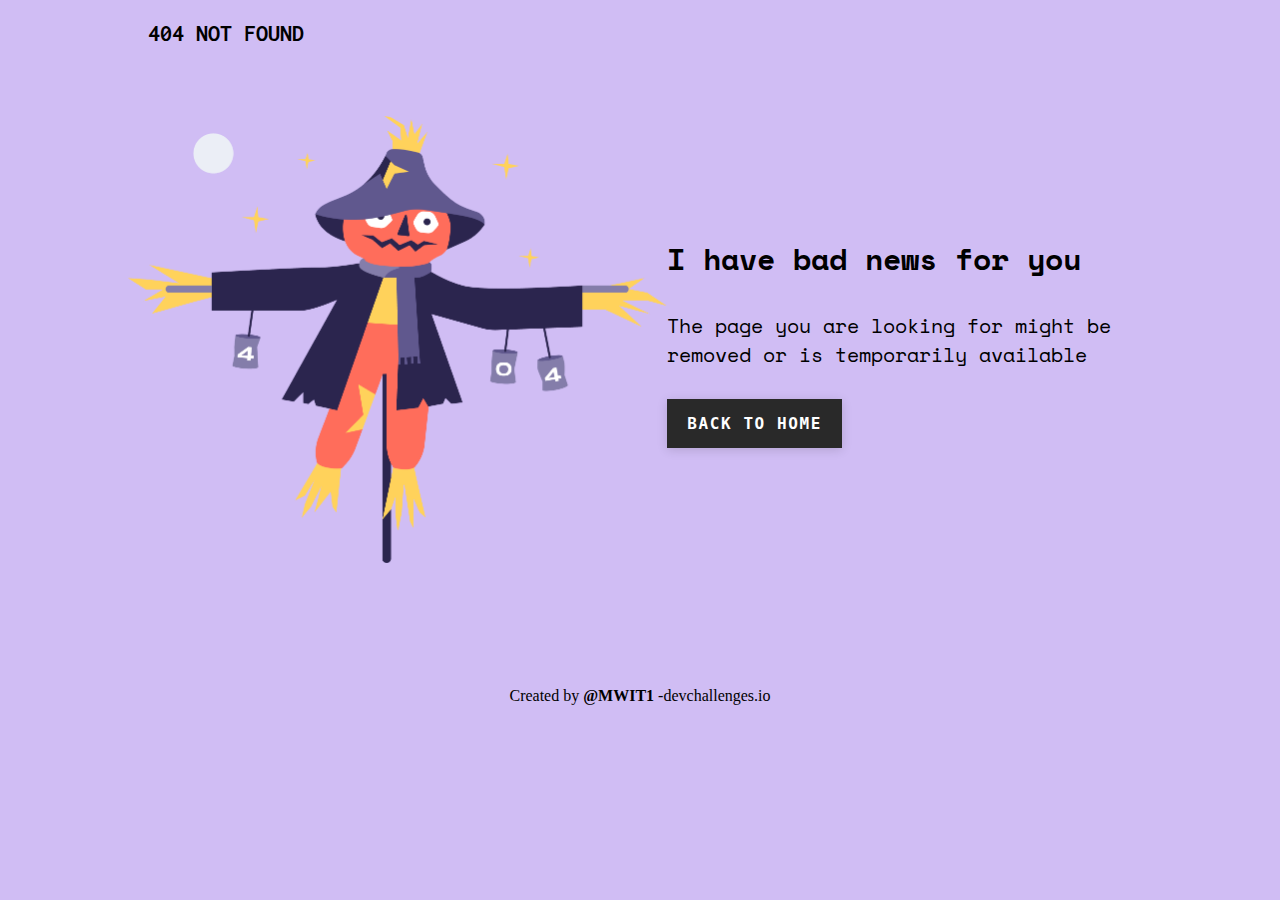
<file: 404-not-found/index.html>
<!DOCTYPE html>
<html lang="en">
<head>
  <meta charset="UTF-8">
  <meta name="viewport" content="width=device-width, initial-scale=1.0">
  <link rel="shortcut icon" href="./devchallenges.png" type="image/x-icon">
  <link rel="stylesheet" href="style.css">
  <title>404 PAGE NOT FOUND</title>
</head>
<body>
  <div class="container">
    <header>
      <h2>404 NOT FOUND</h2>
    </header>
    <div class="content-container">
      <div class="content-image">
        <img src="Scarecrow.png" alt="Scarecrow">
      </div>
      <div class="content-info">
        <h1>I have bad news for you</h1>
        <p>The page you are looking for might be removed or is 
          temporarily available</p>        
        <button class="ui-btn">
            <span>
              BACK TO HOME
            </span>
        </button>
      </div>
    </div>
    <footer class="footer">
      <p>Created by <b>@MWIT1</b> -devchallenges.io</p>
    </footer>

  </div>
</body>
</html>
</file>
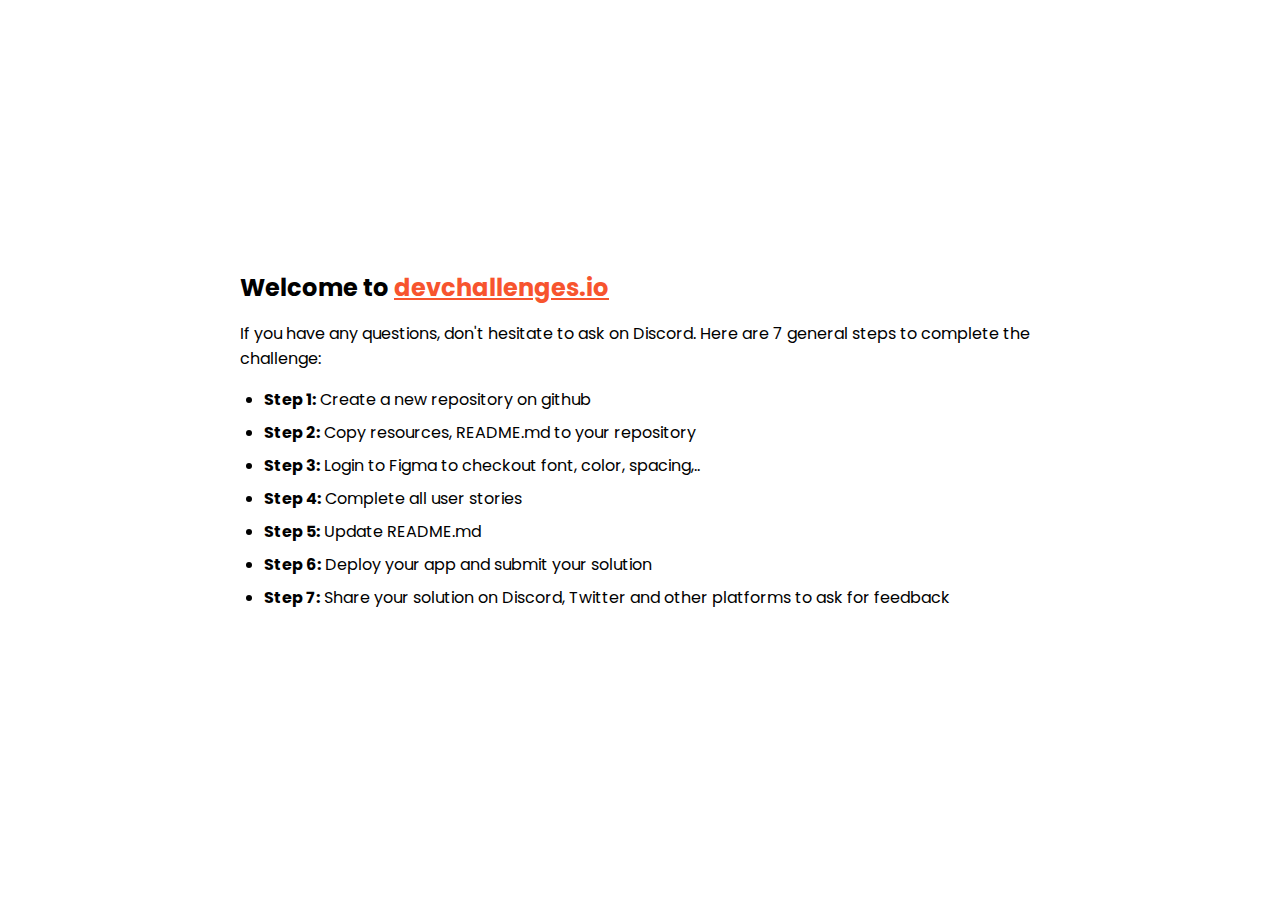
<file: interior-consultant-master/index.html>
<!DOCTYPE html>
<html lang="en">
  <head>
    <meta charset="utf-8" />
    <meta
      name="viewport"
      content="width=device-width, initial-scale=1,
  maximum-scale=5"
    />

    <link rel="icon" href="devchallenges.png" />

    <link
      rel="shortcut icon"
      type="image/x-icon"
      href="https://devchallenges.io/"
    />

    <link
      href="https://fonts.googleapis.com/css2?family=Poppins:wght@400;500&display=swap"
      rel="stylesheet"
    />

    <title>Devchallenges</title>

    <style>
      body {
        font-family: "Poppins", sans-serif;
      }

      ul {
        padding-left: 24px;
      }

      li {
        margin-bottom: 8px;
      }

      .welcome {
        max-width: 800px;
        margin: 0 auto;
      }

      .welcome-text {
        margin-top: 30vh;
        font-weight: 500;
      }

      .welcome-text p {
        font-size: 1rem;
        font-weight: 400;
      }

      .welcome-text h1 {
        font-size: 1.5rem;
      }

      .welcome-text a {
        color: #f7542e;
      }
    </style>
  </head>
  <body>
    <div class="welcome">
      <div class="welcome-text">
        <h1>
          Welcome to
          <a href="https://devchallenges.io/" target="_blank"
            >devchallenges.io</a
          >
        </h1>

        <p>
          If you have any questions, don't hesitate to ask on Discord. Here are
          7 general steps to complete the challenge:
        </p>
      </div>

      <ul>
        <li><b>Step 1:</b> Create a new repository on github</li>
        <li><b>Step 2:</b> Copy resources, README.md to your repository</li>
        <li>
          <b>Step 3:</b> Login to Figma to checkout font, color, spacing,..
        </li>
        <li><b>Step 4:</b> Complete all user stories</li>
        <li><b>Step 5:</b> Update README.md</li>
        <li><b>Step 6:</b> Deploy your app and submit your solution</li>
        <li>
          <b>Step 7:</b> Share your solution on Discord, Twitter and other
          platforms to ask for feedback
        </li>
      </ul>
    </div>
  </body>
</html>
</file>
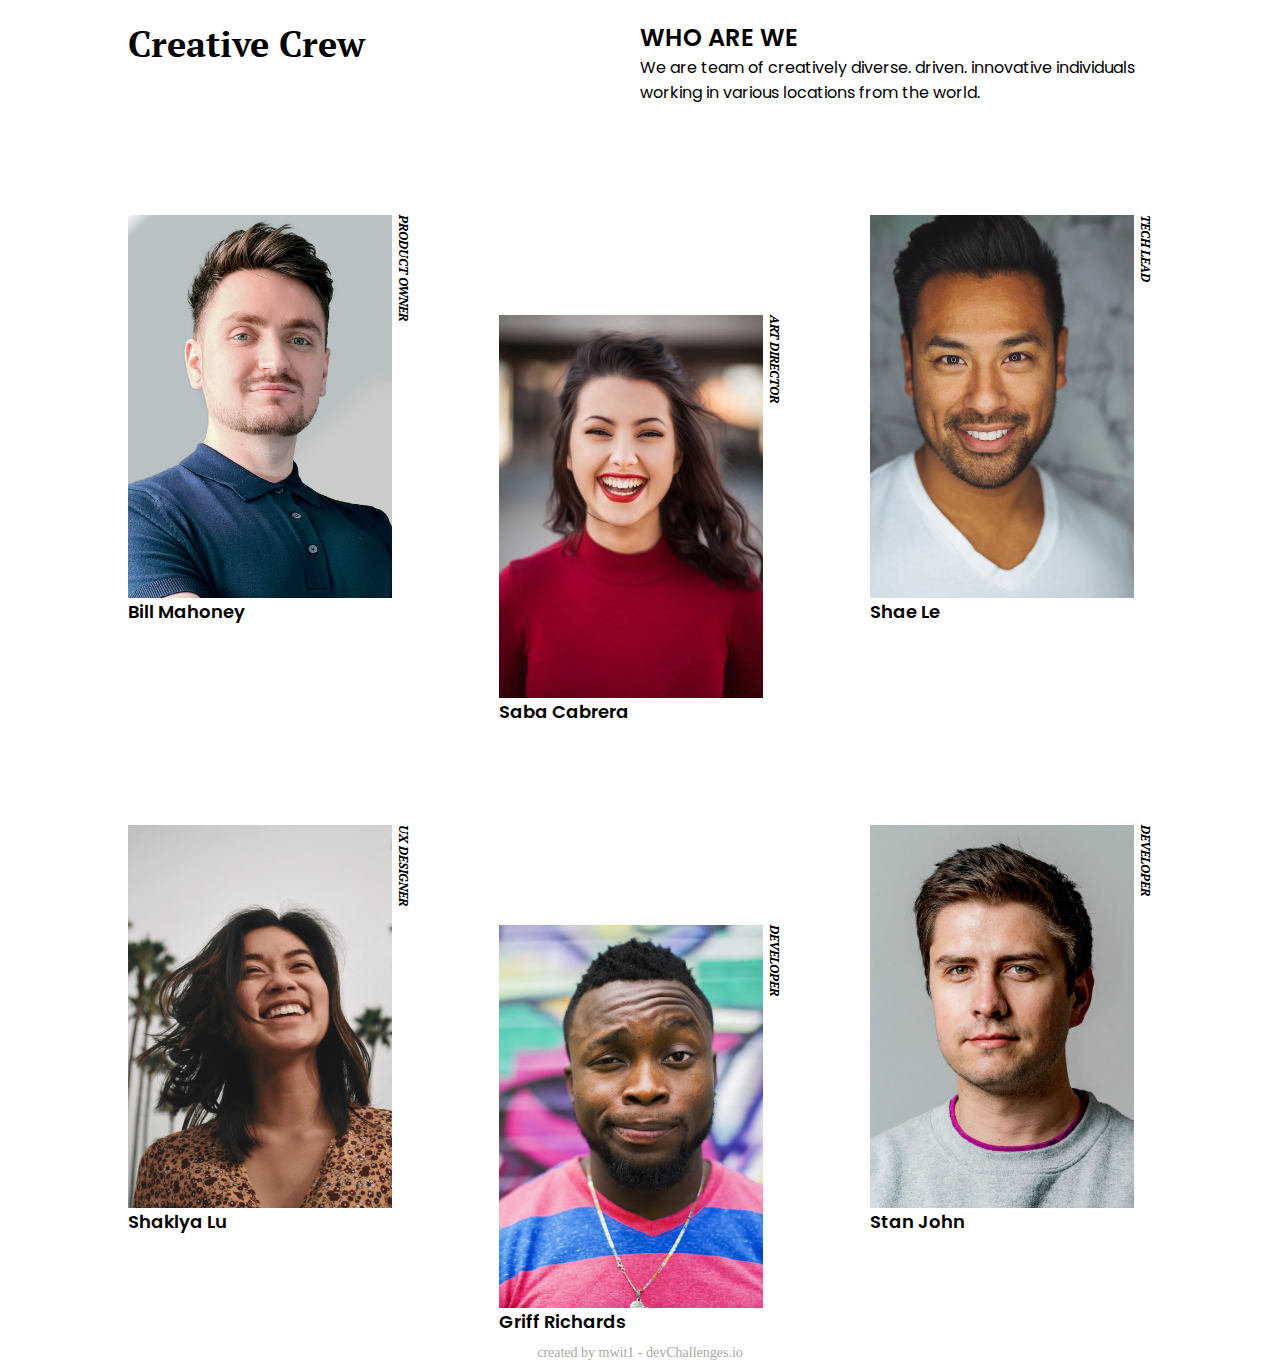
<file: my-team-page-master/index.html>
<!DOCTYPE html>
<html lang="en">
<head>
  <meta charset="UTF-8">
  <meta name="viewport" content="width=device-width, initial-scale=1.0">
  <title>Document</title>
  <link rel="shortcut icon" href="devchallenges.png" type="image/x-icon">
  <link rel="stylesheet" href="style.css">
</head>
<body>
  <div class="container">
    <div class="content-container">
      <div class="one">
        <div class="header">Creative Crew</div>
        <div class="text">
          <h2>WHO ARE WE</h2>
          <p>We are team of creatively diverse. driven. innovative 
            individuals working in various locations from the world.</p>
      </div>
      </div>
      <div class="row1">
        <div class="card">
          <div class="sub-card">
            <img src="photo1.png" alt="Bill">
            <p class="role">Product owner</p>
          </div>
          <p>Bill Mahoney</p>   
         
        </div>
        <div class="card">
          <div class="sub-card">
            <img src="photo2.png" alt="Saba">
            <p class="role">art director</p>
          </div>
          <p>Saba Cabrera</p>
        </div>
        <div class="card">
          <div class="sub-card">
            <img src="photo3.png" alt="Shae">
            <p class="role">Tech Lead</p>
          </div>
          <p>Shae Le</p>
        </div>
      </div>
      <div class="row2">
        <div class="card">
          <div class="sub-card">
            <img src="photo4.png" alt="Lu">
            <p class="role">Ux Designer</p>
          </div>
          <p>Shaklya Lu</p>
        </div>
        <div class="card" id="Griff">
          <div class="sub-card">
            <img src="photo5.png" alt="Griff">
            <p class="role">Developer</p>
          </div>
          <p>Griff Richards</p>
        </div>
        <div class="card">
          <div class="sub-card">
            <img src="photo6.png" alt="Stan">
            <p class="role">Developer</p>
          </div>
          <p>Stan John</p>
        </div>
      </div>
    </div>
    <footer>created by mwit1 - devChallenges.io</footer>
  </div>
  
</body>
</html>
</file>
<file: 404-not-found/style.css>
@import url('https://fonts.googleapis.com/css2?family=Inconsolata:wght@700&family=Space+Mono:wght@400;700&display=swap');
/* font-family: 'Inconsolata', monospace; */
/* font-family: 'Space Mono', monospace; */

*{
    margin: 0;
    padding: 0;
    box-sizing: border-box;
}

body{
    max-width: 1440px;
    margin: auto;
    background-color: #d0bdf4;
}

.container {
    width: 80%;
    margin:0 auto;
}

h2{
    font-size :24px;
    font-family: 'Inconsolata', monospace;
    text-transform: uppercase;
    padding:20px;
    font-weight:700;
}

.content-container{
    display:flex;
    margin-top: 50px;
    justify-content: space-between;
    align-items: center;
}

.content-image img{
    width:539.22px;
    height:447.43px;
}

.content-info h1{
    font-size:30px;
    font-family: 'Space Mono', monospace;
}

.content-info p{
    font-size: 20px;
    font-family: 'Space Mono', monospace;
    margin-top: 30px;
    margin-bottom: 30px;
}

.content-info .ui-btn {
    --btn-default-bg: rgb(41, 41, 41);
    --btn-padding: 15px 20px;
    --btn-hover-bg: rgb(51, 51, 51);
    --btn-transition: .3s;
    --btn-letter-spacing: .1rem;
    --btn-animation-duration: 1.2s;
    --btn-shadow-color: rgba(0, 0, 0, 0.137);
    --btn-shadow: 0 2px 10px 0 var(--btn-shadow-color);
    --hover-btn-color: #FAC921;
    --default-btn-color: #fff;
    --font-size: 16px;
    /* 👆 this field should not be empty */
    --font-weight: 600;
    --font-family: Menlo,Roboto Mono,monospace;
    /* 👆 this field should not be empty */
  }
  
  /* button settings 👆 */
  
  .ui-btn {
    box-sizing: border-box;
    padding: var(--btn-padding);
    display: flex;
    align-items: center;
    justify-content: center;
    color: var(--default-btn-color);
    font: var(--font-weight) var(--font-size) var(--font-family);
    background: var(--btn-default-bg);
    border: none;
    cursor: pointer;
    transition: var(--btn-transition);
    overflow: hidden;
    box-shadow: var(--btn-shadow);
  }
  
  .ui-btn span {
    letter-spacing: var(--btn-letter-spacing);
    transition: var(--btn-transition);
    box-sizing: border-box;
    position: relative;
    background: inherit;
  }
  
  .ui-btn span::before {
    box-sizing: border-box;
    position: absolute;
    content: "";
    background: inherit;
  }
  
  .ui-btn:hover, .ui-btn:focus {
    background: var(--btn-hover-bg);
  }
  
  .ui-btn:hover span, .ui-btn:focus span {
    color: var(--hover-btn-color);
  }
  
  .ui-btn:hover span::before, .ui-btn:focus span::before {
    animation: chitchat linear both var(--btn-animation-duration);
  }
  
  @keyframes chitchat {
    0% {
      content: "#";
    }
  
    5% {
      content: ".";
    }
  
    10% {
      content: "^{";
    }
  
    15% {
      content: "-!";
    }
  
    20% {
      content: "#$_";
    }
  
    25% {
      content: "№:0";
    }
  
    30% {
      content: "#{+.";
    }
  
    35% {
      content: "@}-?";
    }
  
    40% {
      content: "?{4@%";
    }
  
    45% {
      content: "=.,^!";
    }
  
    50% {
      content: "?2@%";
    }
  
    55% {
      content: "\;1}]";
    }
  
    60% {
      content: "?{%:%";
      right: 0;
    }
  
    65% {
      content: "|{f[4";
      right: 0;
    }
  
    70% {
      content: "{4%0%";
      right: 0;
    }
  
    75% {
      content: "'1_0<";
      right: 0;
    }
  
    80% {
      content: "{0%";
      right: 0;
    }
  
    85% {
      content: "]>'";
      right: 0;
    }
  
    90% {
      content: "4";
      right: 0;
    }
  
    95% {
      content: "2";
      right: 0;
    }
  
    100% {
      content: "";
      right: 0;
    }
  }

footer{
    margin-top:100px;
    text-align: center;
    padding: 20px;
}

@media screen and (max-width: 480px) {
.content-container{
    flex-direction: column;
    justify-content: center;
    }
.content-image img{
    width:286.83px;
    height:238px;
}
.content-info h1{
    width: 350px;
    height: 142px;
    top: 407px;
    left: 24px;
}
.content-info p{
    width: 328px;
    height: 81px;
    left:24px
}
.content-info .ui-btn{
    width: 216px;
    height: 68px;
    left: 24px;
}
.footer{
    width: 216px;
    height: 68px;
    bottom: 0px;
    left: 24px;

}
}
</file>
<file: my-team-page-master/style.css>
@import url('https://fonts.googleapis.com/css2?family=PT+Serif:ital,wght@0,700;1,400&family=Poppins:wght@400;600&display=swap');
/* font-family: 'Poppins', sans-serif; */
/* font-family: 'PT Serif', serif; */
*{ 
    margin: 0;
    padding: 0;
    box-sizing: border-box;
}
body{
    max-width: 1440px;
    margin: auto;
    background-color: #ffff;
}
.container {
    width:80%;
    margin: 0 auto;
}
.content-container{
    margin-top:20px;
}
.one{
    display: flex;
    justify-content: space-between ;
}
.one .header{
   font-family: 'PT Serif', serif;
   justify-content: flex-start;
   font-weight:700;
   font-size:36px;
}
.one .text{
    display: flex;
    flex-direction: column;
    justify-content: flex-end;
    font-family: 'Poppins', sans-serif;
    width: 50%;
}
.text p{
    font-weight:400;
    font-weight:18px;
}
.text h2{
    font-weight:600;
    font-weight:18px;
}
.row1 {
    display: flex;
    justify-content: space-between;
    align-items: center;
    margin-top: 10px;
}
.row2 {
    display: flex;
    justify-content: space-between;
    align-items: center;
    margin-bottom: 10px;
}

.sub-card img{
    width:264px;
    height:383px;
}
.card p{
    font-family: 'Poppins', sans-serif;
    font-weight: 600;
    font-size: 18px;
}

.row1 .card:nth-child(2){
    margin-top: 200px;
}
.row2 .card:nth-child(2){
    margin-top: 200px;
}
footer{
    font-family: Montserrat;
    font-weight: 500;
    font-size :14px;
    color: #A9A9A9;
    margin-bottom: 1px;
    text-align: center;
}
.sub-card .role {
    margin-left: 5px;
    font-family: 'PT Serif', serif;
    font-size: 12px;
    line-height: 13px;
    letter-spacing: 0em;
    text-align: left;
    text-transform: uppercase;
    writing-mode: vertical-rl;
    font-style: italic;
}
.sub-card{
    display: flex;
}
@media only screen and (max-width: 768px){
    
    .one{
        display: flex;
        flex-direction: column;
        gap: 2rem;
    }
    .row1{
        display: flex;
        width: 40%;
        flex-direction: row;
        justify-content: space-between;
        margin-bottom: 20px;
        flex-wrap: wrap;
        align-content: flex-start;
        gap: 20px;
    }
    .row1 .image{
        width:1px;
        height:4px;
        margin: 5px;
        width:100%;
    }
    .row2{
        display: flex;
        width: 40%;
        flex-direction: row;
        justify-content: space-between;
        margin-bottom: 20px;
        flex-wrap: wrap;
        align-content: flex-start;
        gap: 20px;
        
    }
    .row2 .image{
        width:1px;
        height:4px;
        margin: 5px;
        width:100%;
    }
    .row1 .card:nth-child(2){
    margin-top: 0px;
}
    .row2 .card:nth-child(2){
    margin-top: 0px;
}
footer{
    margin-bottom: 1px;
    text-align: center;
}
    
}
</file>
